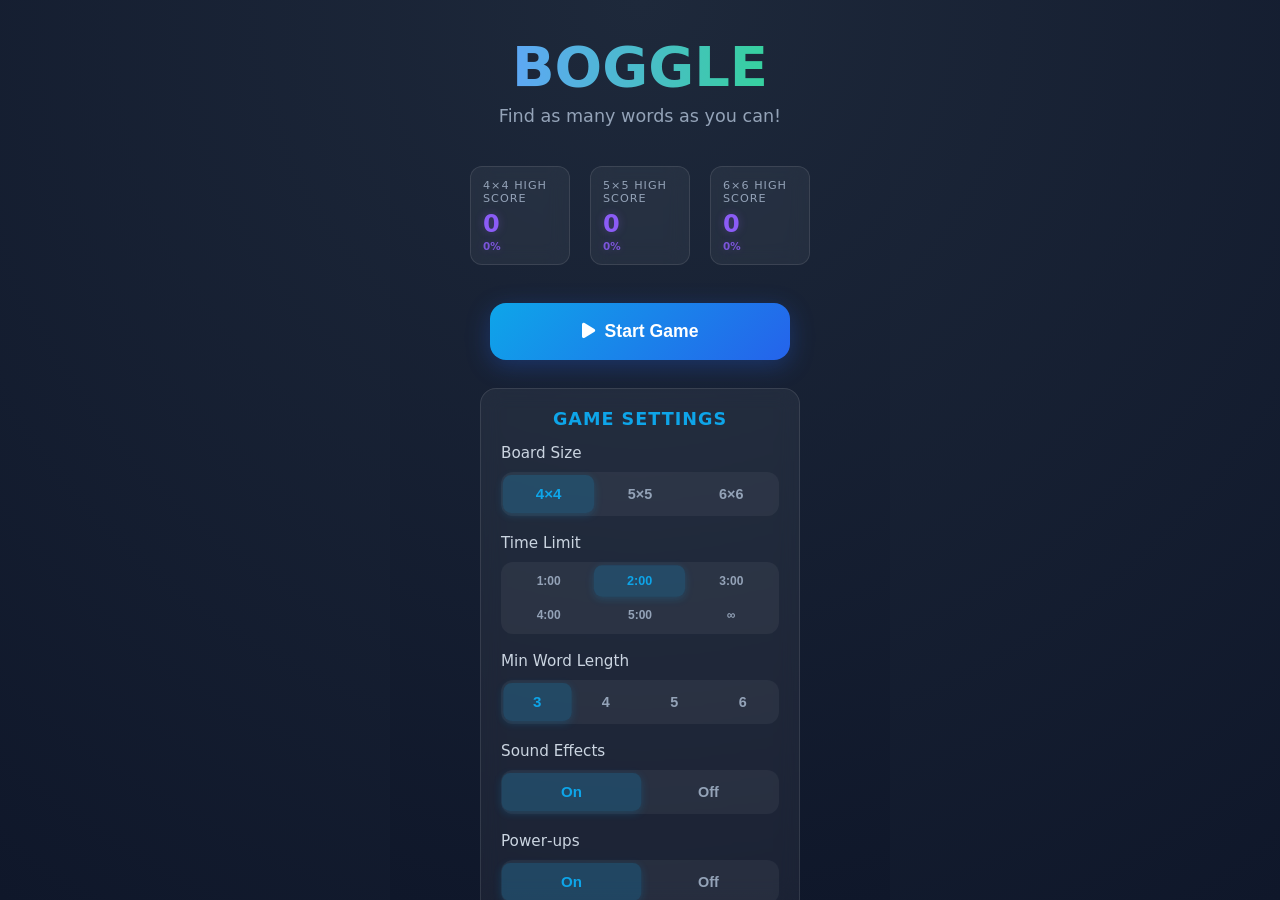
<file: index.html>
<!DOCTYPE html>
<html lang="en">
<head>
    <meta charset="UTF-8">
    <meta name="viewport" content="width=device-width, initial-scale=1.0">
    <title>Boggle - Word Search Game</title>
    <link rel="stylesheet" href="style.css">
    <link rel="stylesheet" href="https://cdnjs.cloudflare.com/ajax/libs/font-awesome/6.4.0/css/all.min.css">
    <style>
        /* Remove old pseudo‑element arcs – they are now drawn on canvas */
        .tile.multiplier-2.selected::after,
        .tile.multiplier-3.selected::after {
            display: none;
        }
        /* Canvas overlay for prism effect */
        #prism-canvas {
            position: absolute;
            top: 0;
            left: 0;
            width: 100%;
            height: 100%;
            pointer-events: none;
            z-index: 10;
            border-radius: 16px;
        }
    </style>
</head>
<body>
    <div id="app">
        <!-- MAIN MENU -->
        <div id="main-menu" class="screen active">
            <div class="main-menu-content">
                <div class="title-container">
                    <h1 class="title">BOGGLE</h1>
                    <p class="subtitle">Find as many words as you can!</p>
                </div>
                
                <div class="highscores-container">
                    <div class="highscore-box">
                        <div class="highscore-label">4×4 High Score</div>
                        <div id="highscore-4x4" class="highscore-value">0</div>
                    </div>
                    <div class="highscore-box">
                        <div class="highscore-label">5×5 High Score</div>
                        <div id="highscore-5x5" class="highscore-value">0</div>
                    </div>
                    <div class="highscore-box">
                        <div class="highscore-label">6×6 High Score</div>
                        <div id="highscore-6x6" class="highscore-value">0</div>
                    </div>
                </div>
                
                <div class="menu-buttons">
                    <button id="start-game" class="menu-btn primary">
                        <i class="fas fa-play"></i> Start Game
                    </button>
                </div>
                
                <div class="settings-container">
                    <div class="settings-section">
                        <h3 class="section-title">Game Settings</h3>
                        
                        <div class="setting-group">
                            <label class="setting-label">Board Size</label>
                            <div class="toggle-group">
                                <button class="toggle-btn active" data-size="4">4×4</button>
                                <button class="toggle-btn" data-size="5">5×5</button>
                                <button class="toggle-btn" data-size="6">6×6</button>
                            </div>
                        </div>
                        
                        <div class="setting-group">
                            <label class="setting-label">Time Limit</label>
                            <div class="toggle-group time-group">
                                <button class="toggle-btn" data-time="60">1:00</button>
                                <button class="toggle-btn active" data-time="120">2:00</button>
                                <button class="toggle-btn" data-time="180">3:00</button>
                                <button class="toggle-btn" data-time="240">4:00</button>
                                <button class="toggle-btn" data-time="300">5:00</button>
                                <button class="toggle-btn" data-time="0">∞</button>
                            </div>
                        </div>
                        
                        <div class="setting-group">
                            <label class="setting-label">Min Word Length</label>
                            <div class="toggle-group">
                                <button class="toggle-btn active" data-length="3">3</button>
                                <button class="toggle-btn" data-length="4">4</button>
                                <button class="toggle-btn" data-length="5">5</button>
                                <button class="toggle-btn" data-length="6">6</button>
                            </div>
                        </div>
                        
                        <div class="setting-group">
                            <label class="setting-label">Sound Effects</label>
                            <div class="toggle-group sound-group">
                                <button class="toggle-btn active" data-sound="on">On</button>
                                <button class="toggle-btn" data-sound="off">Off</button>
                            </div>
                        </div>

                        <!-- POWER-UPS TOGGLE -->
                        <div class="setting-group">
                            <label class="setting-label">Power‑ups</label>
                            <div class="toggle-group powerups-group">
                                <button class="toggle-btn active" data-powerups="on">On</button>
                                <button class="toggle-btn" data-powerups="off">Off</button>
                            </div>
                        </div>

                        <!-- LEARNER MODE TOGGLE -->
                        <div class="setting-group">
                            <label class="setting-label">
                                Learner Mode
                                <span class="setting-hint">Unlimited hints · no high score</span>
                            </label>
                            <div class="toggle-group learner-group">
                                <button class="toggle-btn" data-learner="on">On</button>
                                <button class="toggle-btn active" data-learner="off">Off</button>
                            </div>
                        </div>

                        <!-- Background Music -->
                        <div class="setting-group">
                            <label class="setting-label">Background Music</label>
                            <div style="display: flex; gap: 8px; align-items: center;">
                                <div class="toggle-group music-group" style="flex: 2;">
                                    <button class="toggle-btn active" data-music="on">On</button>
                                    <button class="toggle-btn" data-music="off">Off</button>
                                </div>
                                <button id="next-track-btn" class="toggle-btn" style="flex: 0 0 auto; padding: 8px 12px;" title="Next Track">
                                    <i class="fas fa-step-forward"></i>
                                </button>
                            </div>
                        </div>
                    </div>
                </div>
            </div>
        </div>

        <!-- GAME UI -->
        <div id="game-ui" class="screen">
            <div id="top-bar">
                <div class="hud-box">
                    <div class="hud-lbl">Score</div>
                    <div id="score" class="hud-val">0</div>
                </div>
                
                <div class="hud-box">
                    <div class="hud-lbl">Time</div>
                    <div id="timer" class="hud-val time-display">3:00</div>
                </div>
                
                <div class="hud-box">
                    <div class="hud-lbl">Words</div>
                    <div id="word-count" class="hud-val">0</div>
                </div>
                
                <button id="quit-btn">
                    <i class="fas fa-sign-out-alt"></i> Quit
                </button>
            </div>
            
            <!-- Combo Meter (appears dynamically) -->
            
            <div id="words-progress">
                <div class="progress-header">
                    <div class="progress-label">Words Found</div>
                    <div class="progress-stats" id="progress-stats">0/0</div>
                </div>
                <div class="progress-bar">
                    <div id="progress-fill" class="progress-fill"></div>
                </div>
            </div>
            
            <div id="board-wrap" style="position: relative;">
                <canvas id="prism-canvas"></canvas>
                <div id="board"></div>
                <canvas id="trail-canvas"></canvas>
            </div>
            
            <div class="current-word-section">
                <div class="current-word-label">Current Word</div>
                <div id="current-word" class="current-word"></div>
            </div>

            <!-- POWER-UPS CONTAINER -->
            <div id="powerups-container" class="powerups-container" style="display: none;">
                <button id="hint-btn" class="powerup-btn" disabled>
                    <i class="fas fa-lightbulb"></i> Hint <span class="count">1</span>
                </button>
                <button id="vowel-bomb-btn" class="powerup-btn" disabled>
                    <i class="fas fa-water"></i> Vowel <span class="count">1</span>
                </button>
                <button id="consonant-bomb-btn" class="powerup-btn" disabled>
                    <i class="fas fa-mountain"></i> Consonant <span class="count">1</span>
                </button>
                <button id="shuffle-btn" class="powerup-btn" disabled>
                    <i class="fas fa-random"></i> Shuffle <span class="count">1</span>
                </button>
            </div>
        </div>

        <!-- GAME OVER SCREEN -->
        <div id="game-over" class="screen">
            <div class="game-over-content">
                <h2 class="game-over-title">Game Over!</h2>
                
                <div class="final-score-container">
                    <div id="final-score" class="final-score">0</div>
                    <div id="new-record-badge" class="new-record-badge">
                        <i class="fas fa-trophy"></i> New Record!
                    </div>
                </div>
                
                <div class="score-comparison">
                    <div class="record-message">
                        <i class="fas fa-crown record-icon"></i>
                        <div class="record-text">Best: <span id="best-score">0</span></div>
                    </div>
                </div>
                
                <div class="stats">
                    <div class="stat-box">
                        <div id="total-words" class="stat-value">0</div>
                        <div class="stat-label">Words Found</div>
                    </div>
                    <div class="stat-box">
                        <div id="percentage-found" class="stat-value">0%</div>
                        <div class="stat-label">Completion</div>
                    </div>
                </div>

                <!-- POWER-UP SUMMARY (shown only when power-ups enabled) -->
                <div id="powerup-summary" style="display: none;">
                    <div class="powerup-stats-grid" style="display: grid; grid-template-columns: repeat(2, 1fr); gap: 10px; margin: 20px 0;">
                        <div class="stat-box">
                            <div class="stat-value" id="powerup-hint-used">0</div>
                            <div class="stat-label">Hints Used</div>
                        </div>
                        <div class="stat-box">
                            <div class="stat-value" id="powerup-vowel-used">0</div>
                            <div class="stat-label">Row Dice Used</div>
                        </div>
                        <div class="stat-box">
                            <div class="stat-value" id="powerup-consonant-used">0</div>
                            <div class="stat-label">Col Dice Used</div>
                        </div>
                        <div class="stat-box">
                            <div class="stat-value" id="powerup-shuffle-used">0</div>
                            <div class="stat-label">Shuffles</div>
                        </div>
                        <div class="stat-box">
                            <div class="stat-value" id="time-bonus-total">0</div>
                            <div class="stat-label">Extra Time (s)</div>
                        </div>
                        <div class="stat-box">
                            <div class="stat-value" id="longest-word-found">-</div>
                            <div class="stat-label">Longest Found</div>
                        </div>
                    </div>

                    <!-- Longest POSSIBLE word on final board state -->
                    <div id="powerup-longest-section" style="margin: 16px 0;">
                        <h3 style="color: #0ea5e9; margin: 10px 0; text-align:center;">
                            Longest Possible: <span id="powerup-longest-word-label">—</span>
                        </h3>
                        <div id="powerup-summary-board-wrap" class="board-wrap summary-board-wrap">
                            <div id="powerup-summary-board" class="board summary-board"></div>
                        </div>
                    </div>

                    <div class="found-words-only">
                        <h3 style="color: #0ea5e9; margin: 10px 0;">All Possible Words <span style="color:#94a3b8; font-size:0.8em;">(green = found)</span></h3>
                        <div id="found-words-list" class="words-list" style="display: flex; flex-wrap: wrap; gap: 8px;"></div>
                    </div>
                </div>

                <!-- Summary board with longest word highlighted (classic mode) -->
                <div class="summary-board-section">
                    <h3 class="section-title">Longest Word: <span id="longest-word-label"></span></h3>
                    <div id="summary-board-wrap" class="board-wrap summary-board-wrap">
                        <div id="summary-board" class="board summary-board"></div>
                    </div>
                </div>

                <div class="results-container">
                    <h3 class="section-title" style="text-align:center; color:#0ea5e9; margin-bottom:15px;">Word Results</h3>
                    <div id="results-grid" class="results-grid"></div>
                </div>
                
                <div class="game-over-actions">
                    <button id="play-again" class="menu-btn primary">
                        <i class="fas fa-redo"></i> Play Again
                    </button>
                    <button id="back-to-menu" class="menu-btn">
                        <i class="fas fa-home"></i> Main Menu
                    </button>
                </div>
            </div>
        </div>

        <!-- LOADING SCREEN -->
        <div id="loading-screen" class="screen">
            <div class="loading-content">
                <h2 class="loading-title">Loading Game...</h2>
                <p class="loading-subtitle">Please wait while we prepare your game</p>
                <div class="loading-bar-container">
                    <div class="loading-bar"></div>
                </div>
                <div class="loading-percentage">0%</div>
                <div class="loading-status" id="loading-status">Initializing...</div>
            </div>
        </div>
    </div>

    <script src="game.js"></script>
</body>
</html>
</file>
<file: style.css>
/* ================= BASE STYLES ================= */
:root {
  --bg-dark: #0f172a;
  --bg-mid: #1e293b;
  --tile-bg: #f8fafc;
  --active: #0ea5e9;
  --good: #22c55e;
  --bad: #ef4444;
  --repeat: #8b5cf6;
  --better: #8b5cf6;
  --text: #f1f5f9;
  --glass: rgba(15, 23, 42, 0.85);
  --dw-color: #f59e0b;
  --tw-color: #8b5cf6;
  --dl-color: #3b82f6;
  --tl-color: #ec4899;
}

* {
  margin: 0;
  padding: 0;
  box-sizing: border-box;
  -webkit-tap-highlight-color: transparent;
}

body {
  margin: 0;
  background: radial-gradient(circle at top, var(--bg-mid), var(--bg-dark));
  font-family: 'Segoe UI', system-ui, sans-serif;
  color: var(--text);
  display: flex;
  justify-content: center;
  align-items: center;
  min-height: 100dvh;
  overflow: hidden;
  touch-action: manipulation;
  -webkit-touch-callout: none;
  -webkit-user-select: none;
  user-select: none;
}

#app {
  width: 100%;
  max-width: 500px;
  height: 100dvh;
  display: flex;
  flex-direction: column;
  position: relative;
  background: radial-gradient(circle at top, var(--bg-mid), var(--bg-dark));
  overflow: hidden;
}

/* ================= SCREENS ================= */
.screen {
  position: absolute;
  inset: 0;
  padding: 16px;
  display: flex;
  flex-direction: column;
  background: radial-gradient(circle at top, var(--bg-mid), var(--bg-dark));
  transition: opacity 0.3s ease, transform 0.3s ease;
  pointer-events: none;
  opacity: 0;
  z-index: 0;
  transform: translateY(10px);
  overflow-y: auto;
  overscroll-behavior: contain;
  -webkit-overflow-scrolling: touch;
}

.screen.active {
  pointer-events: auto;
  opacity: 1;
  z-index: 10;
  transform: translateY(0);
}

#game-over.screen,
#main-menu.screen {
  padding-bottom: calc(40px + env(safe-area-inset-bottom));
}

/* ================= MAIN MENU ================= */
.main-menu-content {
  width: 100%;
  max-width: 340px;
  margin: 0 auto;
  display: flex;
  flex-direction: column;
  align-items: center;
  gap: 20px;
  padding: 20px 0;
  padding-bottom: calc(40px + env(safe-area-inset-bottom));
}

.title-container {
  text-align: center;
  margin-bottom: 10px;
}

.title {
  font-size: clamp(2.2rem, 6vw, 3.5rem);
  font-weight: 800;
  margin-bottom: 8px;
  background: linear-gradient(to right, #60a5fa, #34d399);
  -webkit-background-clip: text;
  background-clip: text;
  color: transparent;
  line-height: 1.1;
  animation: titleGlow 3s ease-in-out infinite;
}

@keyframes titleGlow {
  0%, 100% { filter: brightness(1); }
  50% { filter: brightness(1.2); }
}

.subtitle {
  color: #94a3b8;
  font-size: clamp(0.9rem, 2.5vw, 1.1rem);
}

.highscores-container {
  display: flex;
  justify-content: center;
  gap: 20px;
  margin: 10px 0;
}

.highscore-box {
  background: rgba(255, 255, 255, 0.05);
  border-radius: 12px;
  padding: 12px;
  min-width: 100px;
  border: 1px solid rgba(255, 255, 255, 0.1);
  backdrop-filter: blur(10px);
  transition: transform 0.2s ease;
}

.highscore-box:hover {
  transform: translateY(-2px);
}

.highscore-label {
  font-size: 0.7rem;
  color: #94a3b8;
  text-transform: uppercase;
  letter-spacing: 1px;
  margin-bottom: 5px;
}

.highscore-value {
  font-size: 1.5rem;
  font-weight: 800;
  color: #8b5cf6;
  text-shadow: 0 0 10px rgba(139, 92, 246, 0.3);
}

.menu-buttons {
  width: 100%;
  max-width: 300px;
}

.menu-btn {
  width: 100%;
  padding: clamp(14px, 4vw, 18px);
  margin: 8px 0;
  border: none;
  border-radius: 16px;
  font-size: clamp(1rem, 3vw, 1.1rem);
  font-weight: 700;
  background: rgba(255, 255, 255, 0.08);
  color: white;
  cursor: pointer;
  transition: all 0.2s cubic-bezier(0.175, 0.885, 0.32, 1.275);
  display: flex;
  align-items: center;
  justify-content: center;
  gap: 10px;
  transform-origin: center;
}

.menu-btn.primary {
  background: linear-gradient(135deg, #0ea5e9, #2563eb);
  box-shadow: 0 6px 25px rgba(37, 99, 235, 0.3);
}

.menu-btn:hover {
  transform: translateY(-3px);
  box-shadow: 0 12px 30px rgba(37, 99, 235, 0.4);
}

.menu-btn:active {
  transform: translateY(-1px) scale(0.98);
}

.settings-container {
  width: 100%;
  max-width: 320px;
  display: flex;
  flex-direction: column;
  gap: 20px;
}

.settings-section {
  background: rgba(255, 255, 255, 0.05);
  border-radius: 16px;
  border: 1px solid rgba(255, 255, 255, 0.1);
  padding: clamp(15px, 3vw, 20px);
  backdrop-filter: blur(10px);
  animation: slideUp 0.5s ease;
}

@keyframes slideUp {
  from { opacity: 0; transform: translateY(20px); }
  to { opacity: 1; transform: translateY(0); }
}

.section-title {
  font-size: clamp(1rem, 2.5vw, 1.1rem);
  font-weight: 700;
  color: #0ea5e9;
  margin-bottom: 15px;
  text-align: center;
  text-transform: uppercase;
  letter-spacing: 1px;
}

.setting-group {
  margin-bottom: 18px;
}

.setting-group:last-child {
  margin-bottom: 0;
}

.setting-label {
  font-size: clamp(0.85rem, 2.2vw, 0.95rem);
  color: #cbd5e1;
  margin-bottom: 10px;
  display: block;
}

.toggle-group {
  display: flex;
  background: rgba(255, 255, 255, 0.05);
  border-radius: 12px;
  padding: 4px;
  gap: 4px;
}

.toggle-group.time-group {
  display: grid;
  grid-template-columns: repeat(3, 1fr);
  grid-template-rows: repeat(2, 1fr);
  gap: 4px;
}

.toggle-btn {
  flex: 1;
  padding: clamp(8px, 2vw, 10px) clamp(12px, 2.5vw, 16px);
  border: none;
  border-radius: 8px;
  background: transparent;
  color: #94a3b8;
  font-weight: 600;
  cursor: pointer;
  transition: all 0.2s cubic-bezier(0.175, 0.885, 0.32, 1.275);
  font-size: clamp(0.8rem, 2.2vw, 0.9rem);
  text-align: center;
  min-width: 0;
  white-space: nowrap;
  transform-origin: center;
}

.toggle-group.time-group .toggle-btn {
  padding: 8px 4px;
  font-size: 0.75rem;
}

.toggle-btn.active {
  background: rgba(14, 165, 233, 0.2);
  color: #0ea5e9;
  box-shadow: 0 2px 8px rgba(14, 165, 233, 0.2);
  transform: scale(1.05);
}

.toggle-btn:hover:not(.active) {
  background: rgba(255, 255, 255, 0.1);
  transform: translateY(-1px);
}

/* Next track button */
#next-track-btn {
  background: rgba(255,255,255,0.1);
  border: none;
  color: #94a3b8;
  border-radius: 8px;
  cursor: pointer;
  transition: all 0.2s;
  display: flex;
  align-items: center;
  justify-content: center;
}
#next-track-btn:hover {
  background: rgba(255,255,255,0.2);
  color: #0ea5e9;
  transform: scale(1.05);
}
#next-track-btn:active {
  transform: scale(0.95);
}

/* ================= GAME UI ================= */
#game-ui {
  display: flex;
  flex-direction: column;
  padding: 8px;
  position: relative;
}

#top-bar {
  display: flex;
  flex-wrap: wrap;
  align-items: center;
  justify-content: space-between;
  margin-bottom: 10px;
  padding: 8px 12px;
  background: rgba(255, 255, 255, 0.05);
  border-radius: 16px;
  border: 1px solid rgba(255, 255, 255, 0.1);
  gap: 8px;
  animation: slideDown 0.4s ease;
  position: relative; /* for absolute positioning of combo meter */
}

@keyframes slideDown {
  from { opacity: 0; transform: translateY(-20px); }
  to { opacity: 1; transform: translateY(0); }
}

.hud-box {
  text-align: center;
  flex: 1 1 auto;
  min-width: 60px;
  transition: transform 0.2s ease;
}

.hud-lbl {
  font-size: 0.6rem;
  color: #94a3b8;
  text-transform: uppercase;
  letter-spacing: 1px;
  margin-bottom: 2px;
}

.hud-val {
  font-size: 1.2rem;
  font-weight: 700;
  font-variant-numeric: tabular-nums;
  transition: all 0.3s cubic-bezier(0.175, 0.885, 0.32, 1.275);
  line-height: 1.2;
}

/* Power-up bar inside top-bar */
#powerup-bar {
  display: flex;
  gap: 4px;
  flex: 2 1 auto;
  justify-content: flex-end;
  min-width: 120px;
}

.powerup-tile {
  width: 44px;
  height: 44px;
  background: linear-gradient(145deg, #334155, #1e293b);
  border-radius: 10px;
  border: 1px solid rgba(255, 255, 255, 0.2);
  display: flex;
  flex-direction: column;
  align-items: center;
  justify-content: center;
  font-weight: 800;
  font-size: 0.9rem;
  color: #f1f5f9;
  box-shadow: 0 3px 0 #0f172a;
  transition: all 0.1s ease;
  cursor: pointer;
  position: relative;
}

.powerup-tile:active {
  transform: translateY(2px);
  box-shadow: 0 1px 0 #0f172a;
}

.powerup-tile.disabled {
  opacity: 0.3;
  filter: grayscale(0.8);
  pointer-events: none;
}

.powerup-tile .icon {
  font-size: 1.1rem;
  line-height: 1;
}

.powerup-tile .count {
  font-size: 0.7rem;
  background: rgba(255,255,255,0.2);
  border-radius: 10px;
  padding: 1px 4px;
  margin-top: 2px;
}

/* Bomb‑shaped tiles */
.powerup-tile.vowelBomb,
.powerup-tile.consonantBomb {
  background: radial-gradient(circle at 30% 30%, #2d2d2d, #111);
  border: 2px solid #555;
  box-shadow: 0 3px 0 #222, inset 0 0 8px rgba(255,0,0,0.3);
  position: relative;
  overflow: visible;
}

/* Fuse */
.powerup-tile.vowelBomb::before,
.powerup-tile.consonantBomb::before {
  content: '';
  position: absolute;
  top: -6px;
  left: 50%;
  transform: translateX(-50%);
  width: 3px;
  height: 12px;
  background: #8b5a2b;
  border-radius: 2px;
  box-shadow: 0 0 4px #fbbf24;
}

.powerup-tile.vowelBomb::after,
.powerup-tile.consonantBomb::after {
  content: '';
  position: absolute;
  top: -12px;
  left: 50%;
  transform: translateX(-50%);
  width: 7px;
  height: 7px;
  background: radial-gradient(circle, #ffaa00, #cc5500);
  border-radius: 50%;
  box-shadow: 0 0 8px #ffaa00;
}

/* Letter inside bomb */
.powerup-tile.vowelBomb .icon,
.powerup-tile.consonantBomb .icon {
  font-size: 1.4rem;
  font-weight: bold;
  color: #fbbf24;
  text-shadow: 0 0 8px #f59e0b;
  z-index: 2;
}

.powerup-tile.hint {
  border-color: #fbbf24;
}
.powerup-tile.shuffle {
  border-color: #c084fc;
}

/* ================= COMBO METER (overlay) ================= */
/* combo-meter styles moved to canvas/trail section above */


/* ================= PROGRESS BAR (hidden in power-up mode) ================= */
#words-progress {
  margin: 8px auto;
  padding: 10px 12px;
  background: rgba(255, 255, 255, 0.05);
  border-radius: 12px;
  border: 1px solid rgba(255, 255, 255, 0.1);
  max-width: 400px;
  width: 100%;
  animation: slideUp 0.5s ease 0.1s both;
}

.progress-header {
  display: flex;
  justify-content: space-between;
  align-items: center;
  margin-bottom: 8px;
}

.progress-label {
  font-size: 0.8rem;
  color: #94a3b8;
  font-weight: 600;
}

.progress-stats {
  font-size: 0.9rem;
  font-weight: 700;
  color: #8b5cf6;
  min-width: 50px;
  text-align: right;
  text-shadow: 0 0 10px rgba(139, 92, 246, 0.3);
}

.progress-bar {
  height: 10px;
  background: rgba(255, 255, 255, 0.05);
  border-radius: 5px;
  overflow: hidden;
  position: relative;
}

.progress-fill {
  height: 100%;
  background: linear-gradient(90deg, #0ea5e9, #8b5cf6);
  border-radius: 5px;
  width: 0%;
  transition: width 0.5s cubic-bezier(0.34, 1.56, 0.64, 1);
  position: relative;
}

.progress-fill::after {
  content: '';
  position: absolute;
  top: 0;
  left: 0;
  right: 0;
  bottom: 0;
  background: linear-gradient(90deg, 
    transparent 0%, 
    rgba(255, 255, 255, 0.3) 50%, 
    transparent 100%);
  animation: shimmer 2s infinite;
}

@keyframes shimmer {
  0% { transform: translateX(-100%); }
  100% { transform: translateX(100%); }
}

/* ================= BOARD & TILES ================= */
#board-wrap {
  position: relative;
  aspect-ratio: 1;
  margin: 5px auto;
  touch-action: none;
  width: 100%;
  max-width: 460px;
  padding: 0 4px;
}

#board {
  display: grid;
  gap: 5px;
  height: 100%;
  position: relative;
  z-index: 2;
  box-shadow: 
    0 25px 50px rgba(0,0,0,0.4),
    0 0 0 2px rgba(255,255,255,0.1),
    inset 0 1px 0 rgba(255,255,255,0.1);
  border-radius: 16px;
  padding: 6px;
  background: rgba(255, 255, 255, 0.03);
  transition: transform 0.2s;
  /* clip tiles during drop-in, cleared by JS after animation */
}

#board.tiles-falling {
  overflow: hidden;
}

/* Bomb explosion overlay */
#board.exploding {
  position: relative;
}
#board.exploding::before {
  content: '';
  position: absolute;
  top: 50%;
  left: 50%;
  transform: translate(-50%, -50%);
  width: 100%;
  height: 100%;
  border-radius: 50%;
  background: radial-gradient(circle, rgba(255,100,0,0.9) 0%, rgba(255,200,0,0.6) 40%, transparent 70%);
  z-index: 10;
  pointer-events: none;
  animation: explosion 0.6s ease-out forwards;
}

@keyframes explosion {
  0% { opacity: 0; transform: translate(-50%, -50%) scale(0); }
  30% { opacity: 1; transform: translate(-50%, -50%) scale(1.5); }
  70% { opacity: 0.7; transform: translate(-50%, -50%) scale(2.2); }
  100% { opacity: 0; transform: translate(-50%, -50%) scale(3); }
}

.tile {
  position: relative;
  background: linear-gradient(145deg, #ffffff, #e6e6e6);
  color: #0f172a;
  border-radius: 12px;
  font-size: 1.6rem;
  font-weight: 800;
  display: flex;
  align-items: center;
  justify-content: center;
  user-select: none;
  box-shadow: 
    0 6px 0 rgba(0, 0, 0, 0.2),
    inset 0 2px 4px rgba(255, 255, 255, 0.8),
    inset 0 -2px 4px rgba(0, 0, 0, 0.1);
  transition: all 0.2s cubic-bezier(0.175, 0.885, 0.32, 1.275);
  overflow: visible;
  min-height: 60px;
  transform: translateZ(0);
  will-change: transform, opacity;
  border: 1px solid rgba(255, 255, 255, 0.5);
  cursor: pointer;
  transform-origin: center;
  aspect-ratio: 1;
}

.tile:before {
  content: '';
  position: absolute;
  top: 0;
  left: 0;
  right: 0;
  bottom: 0;
  background: linear-gradient(
    135deg,
    rgba(255, 255, 255, 0.4) 0%,
    rgba(255, 255, 255, 0.1) 50%,
    rgba(255, 255, 255, 0.2) 100%
  );
  border-radius: 12px;
  z-index: 1;
}

/* Multiplier tile base colors */
.tile.multiplier-2 {
  background: linear-gradient(145deg, #ffd966, #f9c74f);
  color: #0f172a;
  box-shadow: 0 6px 0 #b68b40, inset 0 2px 4px rgba(255,255,255,0.8), inset 0 -2px 4px rgba(0,0,0,0.1);
}

.tile.multiplier-3 {
  background: linear-gradient(145deg, #c77dff, #b963f7);
  color: #0f172a;
  box-shadow: 0 6px 0 #7b4c9e, inset 0 2px 4px rgba(255,255,255,0.8), inset 0 -2px 4px rgba(0,0,0,0.1);
}

/* Electric arc effect for selected multiplier tiles – now handled by canvas, so remove old pseudo-elements */
/* .tile.multiplier-2.selected::after, .tile.multiplier-3.selected::after { ... } – removed */

.tile.hover {
  transform: scale(1.05);
  box-shadow: 0 8px 0 rgba(0, 0, 0, 0.2);
}

.tile.selected {
  background: linear-gradient(145deg, #0ea5e9, #0c8fd8) !important;
  color: white !important;
  transform: scale(1.1);
  z-index: 15 !important;
  box-shadow: 
    0 0 25px rgba(14, 165, 233, 0.6),
    0 8px 20px rgba(14, 165, 233, 0.3),
    inset 0 2px 4px rgba(255, 255, 255, 0.4),
    inset 0 -2px 4px rgba(0, 0, 0, 0.2) !important;
  animation: selectedPulse 2s infinite;
}

.tile.multiplier-2.selected {
  background: linear-gradient(145deg, #fbbf24, #f59e0b) !important;
  animation: jiggle 0.3s infinite alternate ease-in-out !important;
  box-shadow: 0 0 30px #fbbf24, 0 8px 20px rgba(245,158,11,0.3), inset 0 2px 4px rgba(255,255,255,0.4), inset 0 -2px 4px rgba(0,0,0,0.2) !important;
}

.tile.multiplier-3.selected {
  background: linear-gradient(145deg, #d946ef, #c026d3) !important;
  animation: jiggle 0.3s infinite alternate ease-in-out !important;
  box-shadow: 0 0 30px #d946ef, 0 8px 20px rgba(217,70,239,0.3), inset 0 2px 4px rgba(255,255,255,0.4), inset 0 -2px 4px rgba(0,0,0,0.2) !important;
}

@keyframes jiggle {
  0% { transform: scale(1.05) rotate(-2deg); }
  25% { transform: scale(1.12) rotate(1deg); }
  50% { transform: scale(1.08) rotate(3deg); }
  75% { transform: scale(1.15) rotate(-1deg); }
  100% { transform: scale(1.1) rotate(0deg); }
}

@keyframes selectedPulse {
  0%, 100% { box-shadow: 0 0 25px rgba(14, 165, 233, 0.6); }
  50% { box-shadow: 0 0 35px rgba(14, 165, 233, 0.8); }
}

.tile.new-selection {
  animation: popSelect 0.2s ease;
}

@keyframes popSelect {
  0% { transform: scale(1); }
  50% { transform: scale(1.15); }
  100% { transform: scale(1.1); }
}

.tile-hitbox {
  position: absolute;
  top: 15%;
  left: 15%;
  right: 15%;
  bottom: 15%;
  z-index: 10;
  cursor: pointer;
  border-radius: 10px;
}

/* ================= MULTIPLIER BADGES ================= */
.tile-multiplier {
  position: absolute;
  bottom: 2px;
  right: 2px;
  font-size: 0.7rem;
  font-weight: bold;
  background: rgba(0,0,0,0.6);
  color: gold;
  padding: 2px 4px;
  border-radius: 8px;
  line-height: 1;
  z-index: 5;
  box-shadow: 0 0 5px gold;
}

.tile[data-multiplier="2"] .tile-multiplier {
  background: #2d6a4f;
  color: #ffd966;
}

.tile[data-multiplier="3"] .tile-multiplier {
  background: #9d4edd;
  color: #ffb703;
}

/* ================= BOMB DRAG GHOST ================= */
.bomb-drag-ghost {
  position: fixed;
  min-width: 64px;
  height: 64px;
  background: rgba(10, 18, 36, 0.92);
  border: 2px solid rgba(245, 158, 11, 0.7);
  border-radius: 14px;
  box-shadow: 0 0 18px rgba(245,158,11,0.5), 0 4px 16px rgba(0,0,0,0.4);
  pointer-events: none;
  z-index: 9999;
  transform: translate(-50%, -120%); /* float above finger */
  display: flex;
  flex-direction: column;
  align-items: center;
  justify-content: center;
  gap: 2px;
  padding: 6px 10px;
  backdrop-filter: blur(4px);
}

.ghost-icon {
  font-size: 1.6rem;
  line-height: 1;
}

.ghost-axis-label {
  font-size: 0.65rem;
  font-weight: 700;
  color: #fde68a;
  letter-spacing: 0.5px;
  min-height: 14px;
}

.bomb-drag-ghost.ghost-valid {
  border-color: #22c55e;
  box-shadow: 0 0 20px rgba(34,197,94,0.6), 0 4px 16px rgba(0,0,0,0.4);
}

/* ================= BOMB TARGET HIGHLIGHT ================= */
/* Full row/col highlight — more vivid amber glow */
.tile.bomb-target {
  background: linear-gradient(145deg, #fef3c7, #fde68a) !important;
  color: #92400e !important;
  box-shadow: 0 0 0 3px #f59e0b, 0 0 16px rgba(245,158,11,0.6) !important;
  transform: scale(1.04);
  z-index: 20;
  transition: all 0.08s ease;
}

.tile.bomb-drop {
  animation: bombRipple 0.4s ease-out;
}
@keyframes bombRipple {
  0% { box-shadow: 0 0 0 0 #f59e0b, 0 0 0 0 #f59e0b; }
  50% { box-shadow: 0 0 0 10px rgba(245,158,11,0.5), 0 0 0 20px rgba(245,158,11,0.2); }
  100% { box-shadow: 0 0 0 20px rgba(245,158,11,0), 0 0 0 30px rgba(245,158,11,0); }
}

/* ================= FLASH ANIMATIONS ================= */
@keyframes flashGreen {
  0% { background: linear-gradient(145deg, #ffffff, #e6e6e6); transform: scale(1); box-shadow: 0 6px 0 rgba(0,0,0,0.2); }
  20% { background: linear-gradient(145deg, #22c55e, #16a34a); color: white; transform: scale(1.15) rotate(2deg); box-shadow: 0 0 30px rgba(34,197,94,0.8); }
  40% { background: linear-gradient(145deg, #4ade80, #22c55e); transform: scale(1.12) rotate(-2deg); box-shadow: 0 0 40px rgba(34,197,94,0.9); }
  60% { background: linear-gradient(145deg, #86efac, #4ade80); transform: scale(1.08) rotate(1deg); box-shadow: 0 0 35px rgba(34,197,94,0.8); }
  80% { background: linear-gradient(145deg, #bbf7d0, #86efac); transform: scale(1.05); box-shadow: 0 0 25px rgba(34,197,94,0.6); }
  100% { background: linear-gradient(145deg, #ffffff, #e6e6e6); transform: scale(1); box-shadow: 0 6px 0 rgba(0,0,0,0.2); }
}

@keyframes flashRed {
  0% { background: linear-gradient(145deg, #ffffff, #e6e6e6); transform: translateX(0); }
  10% { background: linear-gradient(145deg, #ef4444, #dc2626); color: white; transform: translateX(-3px); box-shadow: 0 0 20px rgba(239, 68, 68, 0.6); }
  30% { background: linear-gradient(145deg, #f87171, #ef4444); transform: translateX(3px); box-shadow: 0 0 25px rgba(239, 68, 68, 0.7); }
  50% { background: linear-gradient(145deg, #fca5a5, #f87171); transform: translateX(-2px); box-shadow: 0 0 20px rgba(239, 68, 68, 0.6); }
  70% { background: linear-gradient(145deg, #fecaca, #fca5a5); transform: translateX(2px); box-shadow: 0 0 15px rgba(239, 68, 68, 0.5); }
  90% { background: linear-gradient(145deg, #fee2e2, #fecaca); transform: translateX(-1px); box-shadow: 0 0 10px rgba(239, 68, 68, 0.4); }
  100% { background: linear-gradient(145deg, #ffffff, #e6e6e6); transform: translateX(0); }
}

@keyframes flashPurple {
  0% { background: linear-gradient(145deg, #ffffff, #e6e6e6); transform: translateY(0); }
  30% { background: linear-gradient(145deg, #8b5cf6, #7c3aed); color: white; transform: translateY(-8px); box-shadow: 0 0 30px rgba(139, 92, 246, 0.7); }
  50% { background: linear-gradient(145deg, #a78bfa, #8b5cf6); transform: translateY(0); box-shadow: 0 0 35px rgba(139, 92, 246, 0.8); }
  70% { background: linear-gradient(145deg, #c4b5fd, #a78bfa); transform: translateY(-4px); box-shadow: 0 0 25px rgba(139, 92, 246, 0.6); }
  85% { background: linear-gradient(145deg, #ddd6fe, #c4b5fd); transform: translateY(0); box-shadow: 0 0 15px rgba(139, 92, 246, 0.4); }
  100% { background: linear-gradient(145deg, #ffffff, #e6e6e6); transform: translateY(0); }
}

@keyframes flashGold {
  0% { background: linear-gradient(145deg, #ffffff, #e6e6e6); transform: scale(1) rotate(0); }
  20% { background: linear-gradient(145deg, #fbbf24, #f59e0b); color: black; transform: scale(1.2) rotate(3deg); box-shadow: 0 0 30px gold; }
  40% { background: linear-gradient(145deg, #fcd34d, #fbbf24); transform: scale(1.15) rotate(-2deg); box-shadow: 0 0 40px gold; }
  60% { background: linear-gradient(145deg, #fde68a, #fcd34d); transform: scale(1.1) rotate(1deg); box-shadow: 0 0 35px gold; }
  80% { background: linear-gradient(145deg, #fef3c7, #fde68a); transform: scale(1.05); box-shadow: 0 0 25px gold; }
  100% { background: linear-gradient(145deg, #ffffff, #e6e6e6); transform: scale(1) rotate(0); }
}

.tile.flash-valid { animation: flashGreen 0.5s cubic-bezier(0.68, -0.55, 0.265, 1.55); z-index: 20 !important; }
.tile.flash-invalid { animation: flashRed 0.5s ease; z-index: 20 !important; }
.tile.flash-duplicate { animation: flashPurple 0.5s cubic-bezier(0.68, -0.55, 0.265, 1.55); z-index: 20 !important; }
.tile.flash-higher-score { animation: flashGold 0.5s cubic-bezier(0.68, -0.55, 0.265, 1.55); z-index: 20 !important; }

.current-word-section {
  text-align: center;
  margin: 10px auto 5px;
  padding: 10px;
  background: rgba(255, 255, 255, 0.05);
  border-radius: 12px;
  max-width: 400px;
  width: 100%;
  animation: slideUp 0.5s ease 0.2s both;
}

.current-word-label {
  font-size: 0.8rem;
  color: #94a3b8;
  margin-bottom: 5px;
  text-transform: uppercase;
  letter-spacing: 1px;
}

.current-word {
  font-size: 1.8rem;
  font-weight: 700;
  color: #f1f5f9;
  min-height: 2.2rem;
  letter-spacing: 2px;
  font-family: monospace;
  transition: all 0.2s ease;
  text-shadow: 0 0 10px rgba(255, 255, 255, 0.2);
}

.current-word.invalid {
  color: #ef4444 !important;
  animation: shake 0.5s ease-in-out !important;
}

/* ================= GAME OVER SCREEN ================= */
.game-over-content {
  background: rgba(255, 255, 255, 0.05);
  padding: 20px;
  border-radius: 20px;
  border: 1px solid rgba(255, 255, 255, 0.1);
  max-width: 380px;
  width: 100%;
  margin: 0 auto 20px;
  backdrop-filter: blur(10px);
  box-shadow: 0 20px 40px rgba(0, 0, 0, 0.3);
  animation: scaleIn 0.6s cubic-bezier(0.175, 0.885, 0.32, 1.275);
}

@keyframes scaleIn {
  0% { opacity: 0; transform: scale(0.8); }
  100% { opacity: 1; transform: scale(1); }
}

.game-over-title {
  font-size: 2.2rem;
  font-weight: 800;
  margin-bottom: 20px;
  background: linear-gradient(to right, #60a5fa, #34d399);
  -webkit-background-clip: text;
  background-clip: text;
  color: transparent;
  text-shadow: 0 2px 10px rgba(96, 165, 250, 0.3);
  text-align: center;
  animation: titlePulse 2s ease-in-out infinite;
}

@keyframes titlePulse {
  0%, 100% { transform: scale(1); }
  50% { transform: scale(1.03); }
}

.final-score-container {
  position: relative;
  margin: 20px 0;
  padding: 20px;
  background: linear-gradient(135deg, rgba(14, 165, 233, 0.1), rgba(139, 92, 246, 0.1));
  border-radius: 16px;
  border: 2px solid rgba(14, 165, 233, 0.3);
  animation: glowPulse 2s ease-in-out infinite;
}

@keyframes glowPulse {
  0%, 100% { border-color: rgba(14, 165, 233, 0.3); box-shadow: 0 0 20px rgba(14, 165, 233, 0.2); }
  50% { border-color: rgba(139, 92, 246, 0.3); box-shadow: 0 0 30px rgba(139, 92, 246, 0.3); }
}

.final-score {
  font-size: 3.5rem;
  font-weight: 900;
  color: #22c55e;
  text-shadow: 0 0 20px rgba(34, 197, 94, 0.5);
  margin: 0;
  text-align: center;
  transition: all 0.3s cubic-bezier(0.175, 0.885, 0.32, 1.275);
}

.new-record-badge {
  position: absolute;
  top: -10px;
  right: 20px;
  background: linear-gradient(135deg, #fbbf24, #f59e0b);
  color: #0f172a;
  padding: 6px 12px;
  border-radius: 20px;
  font-size: 0.8rem;
  font-weight: 800;
  display: none;
}

.score-comparison {
  margin-top: 15px;
  padding: 15px;
  background: rgba(255, 255, 255, 0.05);
  border-radius: 12px;
  border: 1px solid rgba(255, 255, 255, 0.1);
  animation: slideInLeft 0.5s ease;
}

@keyframes slideInLeft {
  from { opacity: 0; transform: translateX(-20px); }
  to { opacity: 1; transform: translateX(0); }
}

.record-message {
  display: flex;
  align-items: center;
  justify-content: center;
  gap: 10px;
}

.record-icon {
  font-size: 1.5rem;
  color: #fbbf24;
  animation: spin 3s linear infinite;
}

@keyframes spin {
  from { transform: rotate(0deg); }
  to { transform: rotate(360deg); }
}

.record-text {
  font-size: 1.1rem;
  font-weight: 700;
  color: #fbbf24;
  text-shadow: 0 0 10px rgba(251, 191, 36, 0.3);
}

.stats {
  display: grid;
  grid-template-columns: repeat(2, 1fr);
  gap: 15px;
  margin: 25px 0;
}

.stat-box {
  text-align: center;
  padding: 15px;
  background: rgba(255, 255, 255, 0.05);
  border-radius: 12px;
  border: 1px solid rgba(255, 255, 255, 0.1);
  transition: all 0.3s cubic-bezier(0.175, 0.885, 0.32, 1.275);
  opacity: 0;
  animation: fadeInUp 0.5s ease forwards;
}

.stat-box:nth-child(1) { animation-delay: 0.1s; }
.stat-box:nth-child(2) { animation-delay: 0.2s; }

@keyframes fadeInUp {
  from { opacity: 0; transform: translateY(20px); }
  to { opacity: 1; transform: translateY(0); }
}

.stat-box:hover {
  transform: translateY(-5px) scale(1.05);
  background: rgba(255, 255, 255, 0.08);
  box-shadow: 0 10px 25px rgba(0, 0, 0, 0.2);
}

.stat-value {
  font-size: 1.8rem;
  font-weight: 800;
  color: #0ea5e9;
  margin-bottom: 5px;
  text-shadow: 0 0 10px rgba(14, 165, 233, 0.3);
  transition: all 0.3s ease;
}

.stat-label {
  font-size: 0.8rem;
  color: #94a3b8;
  text-transform: uppercase;
  letter-spacing: 1px;
}

.game-over-actions {
  display: flex;
  gap: 15px;
  margin-top: 30px;
  animation: slideUp 0.5s ease 0.5s both;
}

.game-over-actions .menu-btn {
  flex: 1;
}

/* Legacy score-popup (kept for safety, v2 takes over) */
.score-popup {
  display: none;
}

/* ================= LOADING SCREEN ================= */
#loading-screen {
  justify-content: center;
  align-items: center;
  text-align: center;
  z-index: 100;
  background: rgba(15, 23, 42, 0.95);
  backdrop-filter: blur(10px);
}

.loading-content {
  max-width: 320px;
  width: 100%;
  padding: 30px;
  background: rgba(255, 255, 255, 0.05);
  border-radius: 20px;
  border: 1px solid rgba(255, 255, 255, 0.1);
  animation: pulse 2s ease-in-out infinite;
}

.loading-title {
  font-size: 1.5rem;
  font-weight: 800;
  margin-bottom: 10px;
  background: linear-gradient(to right, #60a5fa, #34d399);
  -webkit-background-clip: text;
  background-clip: text;
  color: transparent;
}

.loading-subtitle {
  color: #94a3b8;
  margin-bottom: 25px;
  font-size: 0.9rem;
}

.loading-bar-container {
  height: 12px;
  background: rgba(255, 255, 255, 0.08);
  border-radius: 6px;
  overflow: hidden;
  margin-bottom: 15px;
}

.loading-bar {
  height: 100%;
  background: linear-gradient(90deg, #0ea5e9, #3b82f6, #8b5cf6);
  background-size: 200% 100%;
  border-radius: 6px;
  width: 0%;
  transition: width 0.5s ease;
  animation: loadingShimmer 2s infinite;
}

@keyframes loadingShimmer {
  0% { background-position: 200% 0; }
  100% { background-position: -200% 0; }
}

.loading-percentage {
  font-size: 1rem;
  font-weight: 700;
  color: #0ea5e9;
  margin-bottom: 10px;
}

.loading-status {
  margin-top: 15px;
  font-size: 0.85rem;
  color: #94a3b8;
}

/* ================= RESPONSIVE ================= */
@media (max-width: 768px) {
  .main-menu-content {
    max-width: 100%;
    padding: 0 10px;
  }

  .settings-container {
    max-width: 100%;
  }

  .toggle-group.time-group {
    grid-template-columns: repeat(3, 1fr);
    grid-template-rows: repeat(2, 1fr);
  }

  .toggle-group.time-group .toggle-btn {
    font-size: 0.7rem;
    padding: 6px 3px;
  }

  #top-bar {
    flex-wrap: wrap;
    justify-content: center;
    gap: 6px;
  }
  
  .hud-box {
    min-width: 70px;
    flex: 1 1 0;
  }
  
  .hud-val {
    font-size: 1.1rem;
  }
  
  #quit-btn {
    width: auto;
    margin-top: 0;
    padding: 8px 12px;
    font-size: 0.85rem;
  }

  .stats {
    grid-template-columns: 1fr;
  }

  .progress-label {
    font-size: 0.8rem;
  }

  .progress-stats {
    font-size: 0.9rem;
    min-width: 50px;
  }
  
  #board-wrap {
    max-width: 450px;
  }
  
  #board {
    gap: 4px;
    padding: 5px;
  }
  
  .tile {
    font-size: 1.5rem;
    min-height: 0;
    border-radius: 10px;
  }
}

@media (max-width: 480px) {
  .title {
    font-size: 2rem;
  }

  .subtitle {
    font-size: 0.9rem;
  }

  .menu-buttons {
    max-width: 100%;
  }

  .menu-btn {
    padding: 14px;
    font-size: 1rem;
  }

  .settings-section {
    padding: 15px;
  }

  .section-title {
    font-size: 1rem;
  }

  .setting-label {
    font-size: 0.85rem;
  }

  .toggle-btn {
    font-size: 0.8rem;
    padding: 6px 8px;
  }

  .toggle-group.time-group .toggle-btn {
    font-size: 0.65rem;
    padding: 5px 2px;
  }

  .highscores-container {
    gap: 10px;
  }

  .highscore-box {
    min-width: 80px;
    padding: 8px;
  }

  .highscore-value {
    font-size: 1.2rem;
  }

  #board-wrap {
    max-width: 400px;
  }
  
  .tile {
    font-size: 1.3rem;
  }
  
  .tile.flash-valid,
  .tile.flash-invalid,
  .tile.flash-duplicate,
  .tile.flash-higher-score {
    animation-duration: 0.4s;
  }
  
  .current-word {
    font-size: 1.6rem;
  }
}

@media (max-width: 360px) {
  .title {
    font-size: 1.8rem;
  }

  .toggle-group.time-group {
    grid-template-columns: repeat(2, 1fr);
    grid-template-rows: repeat(3, 1fr);
  }

  .highscore-box {
    min-width: 70px;
    padding: 6px;
  }
  
  #board-wrap {
    max-width: 350px;
  }
  
  .tile {
    font-size: 1.2rem;
  }
}

/* Scrollbar styling */
::-webkit-scrollbar {
  width: 6px;
}

::-webkit-scrollbar-track {
  background: rgba(255, 255, 255, 0.05);
  border-radius: 3px;
}

::-webkit-scrollbar-thumb {
  background: rgba(14, 165, 233, 0.3);
  border-radius: 3px;
  transition: background 0.2s ease;
}

::-webkit-scrollbar-thumb:hover {
  background: rgba(14, 165, 233, 0.5);
}

/* Blink animation for timer */
@keyframes blink {
  0%, 100% { opacity: 1; }
  50% { opacity: 0.5; }
}

.blink {
  animation: blink 0.5s infinite;
}

/* ================= SOUND INDICATORS ================= */
.sound-indicator {
  position: fixed;
  width: 40px;
  height: 40px;
  border-radius: 50%;
  background: rgba(14, 165, 233, 0.1);
  border: 2px solid rgba(14, 165, 233, 0.3);
  display: flex;
  align-items: center;
  justify-content: center;
  font-size: 1.2rem;
  color: #0ea5e9;
  z-index: 9999;
  pointer-events: none;
  opacity: 0;
  transform: scale(0.5);
  transition: opacity 0.3s, transform 0.3s;
}

.sound-indicator.visible {
  opacity: 1;
  transform: scale(1);
}

.sound-indicator.correct {
  background: rgba(34, 197, 94, 0.1);
  border-color: rgba(34, 197, 94, 0.5);
  color: #22c55e;
}

.sound-indicator.incorrect {
  background: rgba(239, 68, 68, 0.1);
  border-color: rgba(239, 68, 68, 0.5);
  color: #ef4444;
}

/* ================= ENDLESS MODE SCORING ================= */
.endless-percentage {
  font-size: 0.9rem;
  color: #8b5cf6;
  font-weight: 600;
  text-align: center;
  margin-top: 5px;
  text-shadow: 0 0 10px rgba(139, 92, 246, 0.3);
  animation: pulse 2s infinite;
}

/* ================= ACCESSIBILITY / PERFORMANCE ================= */
@media (prefers-reduced-motion: reduce) {
  * {
    animation: none !important;
    transition: none !important;
  }
}

/* ================= IMPROVED RESULTS SCREEN ================= */
.results-container {
  margin: 20px 0;
  padding: 20px;
  background: rgba(255, 255, 255, 0.05);
  border-radius: 16px;
  border: 1px solid rgba(255, 255, 255, 0.1);
  max-height: 400px;
  overflow-y: auto;
  -webkit-overflow-scrolling: touch;
}

.results-grid {
  display: flex;
  flex-direction: column;
  gap: 20px;
}

.word-length-group {
  background: rgba(15, 23, 42, 0.3);
  border-radius: 12px;
  padding: 12px;
}

.group-header {
  font-size: 0.85rem;
  text-transform: uppercase;
  letter-spacing: 1px;
  color: #94a3b8;
  margin-bottom: 10px;
  padding-bottom: 5px;
  border-bottom: 1px solid rgba(255,255,255,0.1);
  display: flex;
  justify-content: space-between;
}

.group-words {
  display: flex;
  flex-wrap: wrap;
  gap: 8px;
}

.word-pill {
  font-size: 0.95rem;
  padding: 4px 10px;
  border-radius: 6px;
  transition: all 0.2s ease;
  position: relative;
}

.word-pill.found {
  background: rgba(34, 197, 94, 0.15);
  color: #4ade80;
  border: 1px solid rgba(34, 197, 94, 0.3);
  font-weight: 700;
  box-shadow: 0 2px 5px rgba(0,0,0,0.2);
}

.word-pill.found::after {
  content: '✓';
  font-size: 0.7em;
  margin-left: 6px;
  opacity: 0.7;
}

.word-pill.missed {
  color: #fca5a5;
  background: rgba(239, 68, 68, 0.10);
  border: 1px solid rgba(239, 68, 68, 0.25);
  font-weight: 500;
}

.word-pill.longest-highlight {
  border-color: #f59e0b;
  color: #fbbf24;
}

.word-pill.longest-highlight::before {
  content: '★';
  font-size: 0.7em;
  margin-right: 4px;
  color: #fbbf24;
}

/* ================= SUMMARY BOARD STYLES ================= */
.summary-board-section {
  margin: 20px 0;
  padding: 15px;
  background: rgba(255, 255, 255, 0.03);
  border-radius: 16px;
  border: 1px solid rgba(255, 255, 255, 0.08);
  text-align: center;
}

#powerup-longest-section {
  padding: 12px 15px;
  background: rgba(255, 255, 255, 0.03);
  border-radius: 16px;
  border: 1px solid rgba(14, 165, 233, 0.2);
  text-align: center;
}

.summary-board-wrap {
  max-width: 200px;
  margin: 10px auto 0;
  aspect-ratio: 1;
  width: 100%;
}

.summary-board {
  display: grid;
  gap: 4px;
  height: 100%;
  padding: 4px;
  background: rgba(255, 255, 255, 0.03);
  border-radius: 12px;
  box-shadow: 
    0 10px 20px rgba(0,0,0,0.3),
    0 0 0 1px rgba(255,255,255,0.1),
    inset 0 1px 0 rgba(255,255,255,0.05);
}

.summary-board .tile {
  font-size: 0.9rem;
  min-height: 30px;
  border-radius: 8px;
  box-shadow: 0 3px 0 rgba(0, 0, 0, 0.2);
  cursor: default;
  pointer-events: none;
  transition: none;
}

.summary-board .tile.highlight-longest,
#powerup-summary-board .tile.highlight-longest {
  border: 2px solid rgba(245,158,11,0.9);
  box-shadow: 0 0 16px rgba(245,158,11,0.55), 0 0 6px rgba(245,158,11,0.3);
  transform: scale(1.04);
  z-index: 5;
  position: relative;
}

/* ================= BOMB DIRECTIONAL SHAKE ================= */
.bomb-shake-right { animation: shakeRight 0.6s ease-out; }
.bomb-shake-left { animation: shakeLeft 0.6s ease-out; }
.bomb-shake-up { animation: shakeUp 0.6s ease-out; }
.bomb-shake-down { animation: shakeDown 0.6s ease-out; }

@keyframes shakeRight {
    0% { transform: translateX(0); }
    20% { transform: translateX(8px); }
    40% { transform: translateX(-4px); }
    60% { transform: translateX(4px); }
    80% { transform: translateX(-2px); }
    100% { transform: translateX(0); }
}

@keyframes shakeLeft {
    0% { transform: translateX(0); }
    20% { transform: translateX(-8px); }
    40% { transform: translateX(4px); }
    60% { transform: translateX(-4px); }
    80% { transform: translateX(2px); }
    100% { transform: translateX(0); }
}

@keyframes shakeUp {
    0% { transform: translateY(0); }
    20% { transform: translateY(-8px); }
    40% { transform: translateY(4px); }
    60% { transform: translateY(-4px); }
    80% { transform: translateY(2px); }
    100% { transform: translateY(0); }
}

@keyframes shakeDown {
    0% { transform: translateY(0); }
    20% { transform: translateY(8px); }
    40% { transform: translateY(-4px); }
    60% { transform: translateY(4px); }
    80% { transform: translateY(-2px); }
    100% { transform: translateY(0); }
}

/* Power-up summary word list */
#found-words-list .word-pill {
  background: rgba(34, 197, 94, 0.15);
  color: #4ade80;
  border: 1px solid rgba(34, 197, 94, 0.3);
}

/* Persistent hint highlight */
.tile.hint-persistent {
  box-shadow: 0 0 0 2.5px rgba(251,191,36,0.85), 0 0 18px rgba(251,191,36,0.45);
  animation: hintPulse 2s ease-in-out infinite;
  z-index: 25;
  position: relative;
}
/* Step-number badge stamped in top-left corner via data-hint-order */
.tile.hint-persistent[data-hint-order]::after,
.tile.highlight-longest[data-hint-order]::after {
  content: attr(data-hint-order);
  position: absolute;
  top: 4px;
  left: 5px;
  min-width: 18px;
  height: 18px;
  line-height: 18px;
  padding: 0 3px;
  border-radius: 50%;
  background: rgba(251,191,36,0.95);
  color: #0c0f1a;
  font-size: 0.65rem;
  font-weight: 900;
  text-align: center;
  z-index: 30;
  pointer-events: none;
  box-shadow: 0 1px 4px rgba(0,0,0,0.5);
}
.tile.highlight-longest[data-hint-order]::after {
  background: rgba(251,191,36,0.95);
}
@keyframes hintPulse {
  0%, 100% { box-shadow: 0 0 0 2.5px rgba(251,191,36,0.85), 0 0 18px rgba(251,191,36,0.35); }
  50%       { box-shadow: 0 0 0 4px rgba(251,191,36,1.0),   0 0 26px rgba(251,191,36,0.60); }
}

/* ================= PRISM CANVAS ================= */
#prism-canvas {
  position: absolute;
  top: 0;
  left: 0;
  width: 100%;
  height: 100%;
  pointer-events: none;
  z-index: 10;
  border-radius: 16px;
}

/* ================= WORD TRAIL CANVAS ================= */
#trail-canvas {
  position: absolute;
  top: 0; left: 0;
  width: 100%; height: 100%;
  pointer-events: none;
  z-index: 30;
  border-radius: 16px;
}

/* ================= SCORE POPUP V2 ================= */
.score-popup-v2 {
  pointer-events: none;
  text-align: center;
  line-height: 1.1;
}

.sp-word {
  font-size: 1rem;
  font-weight: 800;
  letter-spacing: 4px;
  text-transform: uppercase;
  opacity: 0.9;
}

.sp-score {
  font-size: 3rem;
  font-weight: 900;
  line-height: 1;
}

@keyframes scorePopupV2 {
  0%   { opacity: 0; transform: translate(-50%, -50%) scale(0.3) rotate(-8deg); }
  30%  { opacity: 1; transform: translate(-50%, -70%) scale(1.2) rotate(2deg); }
  60%  { opacity: 1; transform: translate(-50%, -80%) scale(1); }
  100% { opacity: 0; transform: translate(-50%, -120%) scale(0.85); }
}

/* ================= COMBO HEAT GLOW ================= */
/* Warm glow on board border as combo grows */
#board.combo-heat-2 {
  box-shadow:
    0 25px 50px rgba(0,0,0,0.4),
    0 0 0 2px rgba(251,146,60,0.4),
    0 0 20px rgba(251,146,60,0.15),
    inset 0 1px 0 rgba(255,255,255,0.1);
}

#board.combo-heat-3 {
  box-shadow:
    0 25px 50px rgba(0,0,0,0.4),
    0 0 0 2px rgba(249,115,22,0.7),
    0 0 35px rgba(249,115,22,0.3),
    inset 0 1px 0 rgba(255,255,255,0.1);
  animation: heatPulse3 1.2s ease-in-out infinite;
}

#board.combo-heat-5 {
  box-shadow:
    0 25px 50px rgba(0,0,0,0.4),
    0 0 0 3px rgba(239,68,68,0.9),
    0 0 60px rgba(239,68,68,0.45),
    inset 0 1px 0 rgba(255,255,255,0.1);
  animation: heatPulse5 0.7s ease-in-out infinite;
}

@keyframes heatPulse3 {
  0%,100% { box-shadow: 0 25px 50px rgba(0,0,0,0.4), 0 0 0 2px rgba(249,115,22,0.7), 0 0 35px rgba(249,115,22,0.3), inset 0 1px 0 rgba(255,255,255,0.1); }
  50%     { box-shadow: 0 25px 50px rgba(0,0,0,0.4), 0 0 0 2px rgba(249,115,22,0.9), 0 0 55px rgba(249,115,22,0.5), inset 0 1px 0 rgba(255,255,255,0.1); }
}

@keyframes heatPulse5 {
  0%,100% { box-shadow: 0 25px 50px rgba(0,0,0,0.4), 0 0 0 3px rgba(239,68,68,0.9), 0 0 60px rgba(239,68,68,0.45), inset 0 1px 0 rgba(255,255,255,0.1); }
  50%     { box-shadow: 0 25px 50px rgba(0,0,0,0.4), 0 0 0 3px #ef4444, 0 0 90px rgba(239,68,68,0.7), inset 0 1px 0 rgba(255,255,255,0.1); }
}

/* Heat-coloured tiles when combo is active */
#board.combo-heat-3 .tile.selected {
  background: linear-gradient(145deg, #fdba74, #f97316) !important;
  color: #fff !important;
  box-shadow: 0 0 28px rgba(249,115,22,0.8), 0 8px 20px rgba(249,115,22,0.4), inset 0 2px 4px rgba(255,255,255,0.4) !important;
}

#board.combo-heat-5 .tile.selected {
  background: linear-gradient(145deg, #fca5a5, #ef4444) !important;
  color: #fff !important;
  box-shadow: 0 0 40px rgba(239,68,68,1), 0 8px 25px rgba(239,68,68,0.5), inset 0 2px 4px rgba(255,255,255,0.4) !important;
  animation: infernoTile 0.45s infinite !important;
}

@keyframes infernoTile {
  0%,100% { transform: scale(1.1); }
  50%     { transform: scale(1.14) rotate(1deg); }
}

/* Enhanced combo meter */
#combo-meter {
  position: absolute;
  top: 100%;
  left: 50%;
  transform: translateX(-50%);
  margin-top: 6px;
  padding: 5px 14px;
  background: linear-gradient(135deg, rgba(251,191,36,0.2), rgba(245,158,11,0.15));
  border: 1px solid rgba(251,191,36,0.4);
  border-radius: 20px;
  font-weight: 800;
  font-size: 0.82rem;
  color: #fbbf24;
  box-shadow: 0 0 12px rgba(251,191,36,0.3);
  z-index: 30;
  white-space: nowrap;
  pointer-events: none;
  backdrop-filter: blur(4px);
}

#combo-meter.combo-active {
  animation: comboSlideIn 0.35s cubic-bezier(0.34,1.56,0.64,1);
}

#combo-meter.combo-hot {
  background: linear-gradient(135deg, rgba(249,115,22,0.25), rgba(234,88,12,0.2));
  border-color: rgba(249,115,22,0.5);
  color: #fb923c;
  box-shadow: 0 0 18px rgba(249,115,22,0.4);
}

#combo-meter.combo-inferno {
  background: linear-gradient(135deg, rgba(239,68,68,0.3), rgba(185,28,28,0.25));
  border-color: rgba(239,68,68,0.6);
  color: #fca5a5;
  box-shadow: 0 0 25px rgba(239,68,68,0.5);
  animation: comboSlideIn 0.35s cubic-bezier(0.34,1.56,0.64,1), comboInfernoGlow 0.6s ease-in-out infinite;
}

.combo-count { font-size: 1rem; }
.combo-streak { font-size: 0.65rem; opacity: 0.7; margin-left: 3px; }
.combo-fire   { font-size: 0.9rem; }

@keyframes comboSlideIn {
  0% { transform: translateX(-50%) scale(0.7) translateY(6px); opacity: 0; }
  100% { transform: translateX(-50%) scale(1) translateY(0); opacity: 1; }
}

@keyframes comboInfernoGlow {
  0%,100% { box-shadow: 0 0 25px rgba(239,68,68,0.5); }
  50% { box-shadow: 0 0 40px rgba(239,68,68,0.8); }
}

/* ================= BOMB OVERLAY (row/col selector) ================= */
#bomb-axis-overlay {
  position: absolute;
  inset: 0;
  background: rgba(10, 18, 36, 0.92);
  border-radius: 16px;
  z-index: 50;
  display: none;
  flex-direction: column;
  align-items: center;
  justify-content: center;
  gap: 12px;
  padding: 16px;
  backdrop-filter: blur(4px);
}

.bomb-overlay-header {
  font-size: 1rem;
  font-weight: 700;
  color: #f59e0b;
  text-align: center;
  margin-bottom: 4px;
  letter-spacing: 0.5px;
}

.bomb-axis-btns {
  display: flex;
  gap: 16px;
  justify-content: center;
}

.bomb-axis-group {
  display: flex;
  flex-direction: column;
  align-items: center;
  gap: 6px;
}

.bomb-axis-label {
  font-size: 0.65rem;
  color: #94a3b8;
  font-weight: 700;
  letter-spacing: 1px;
  text-transform: uppercase;
}

.bomb-axis-btn {
  background: rgba(245, 158, 11, 0.15);
  border: 1.5px solid rgba(245, 158, 11, 0.5);
  color: #fde68a;
  border-radius: 8px;
  padding: 8px 14px;
  font-size: 0.85rem;
  font-weight: 600;
  cursor: pointer;
  transition: background 0.15s, transform 0.1s;
  -webkit-tap-highlight-color: transparent;
  min-width: 70px;
  text-align: center;
}

.bomb-axis-btn:active {
  background: rgba(245, 158, 11, 0.4);
  transform: scale(0.95);
}

.bomb-cancel-btn {
  background: rgba(239, 68, 68, 0.15);
  border: 1.5px solid rgba(239, 68, 68, 0.4);
  color: #fca5a5;
  border-radius: 8px;
  padding: 8px 20px;
  font-size: 0.85rem;
  font-weight: 600;
  cursor: pointer;
  margin-top: 4px;
  -webkit-tap-highlight-color: transparent;
}

/* Dim tiles while bomb overlay is shown */
.tile.bomb-dim {
  opacity: 0.35;
  transition: opacity 0.2s;
}

/* Bomb flash overlay (injected by JS onto board-wrap) */
@keyframes bombFlash {
  0%   { opacity: 0; transform: scale(0.6); }
  25%  { opacity: 1; transform: scale(1.08); }
  65%  { opacity: 0.7; transform: scale(1.0); }
  100% { opacity: 0; transform: scale(1.2); }
}

/* Keep bomb-explode class for backwards compat but disable old animation */
.tile.bomb-explode {
  /* replaced by JS animateTileBlastOut */
}

/* Powerup tile label */
.powerup-tile .label {
  font-size: 0.55rem;
  color: #94a3b8;
  font-weight: 600;
  line-height: 1;
  margin-top: 1px;
  text-transform: uppercase;
  letter-spacing: 0.3px;
}

/* ================= 6×6 BOARD SIZING ================= */
/* Auto-scale font and gap when grid has 6 columns */
#board[style*="repeat(6"] {
  gap: 4px;
  padding: 5px;
}

#board[style*="repeat(6"] .tile {
  font-size: 1.1rem;
  border-radius: 8px;
  min-height: 0;
}

/* QU tile — shrink font so "QU" fits in small tiles */
.tile-content {
  line-height: 1;
  word-break: keep-all;
  white-space: nowrap;
}

#board[style*="repeat(6"] .tile-content {
  font-size: 1rem;
}

/* Tile with QU gets slightly smaller text regardless of grid */
.tile[data-letter="QU"] .tile-content,
.tile .tile-content:only-child {
  /* handled by JS classes */
}

/* Powerup summary board 6x6 */
.summary-board[style*="repeat(6"] .tile {
  font-size: 0.85rem;
  border-radius: 6px;
}

/* QU tile text scaling */
.tile-qu .tile-content {
  font-size: 0.85em;
  letter-spacing: -1px;
}

/* ================= DESELECT PULSE (backtrack feedback) ================= */
@keyframes deselectPop {
  0%   { transform: scale(1); box-shadow: 0 0 0 0 rgba(148,163,184,0.7); }
  40%  { transform: scale(0.88); box-shadow: 0 0 0 8px rgba(148,163,184,0); }
  100% { transform: scale(1); box-shadow: none; }
}
.tile.deselect-pulse {
  animation: deselectPop 0.28s ease-out forwards;
}

/* Endless mode sub-score under timed high score */
.hs-endless {
  display: block;
  font-size: 0.65rem;
  font-weight: 600;
  color: #8b5cf6;
  margin-top: 2px;
  opacity: 0.85;
}

/* ================= LEARNER MODE ================= */
.setting-hint {
  display: block;
  font-size: 0.68rem;
  color: #8b5cf6;
  font-weight: 400;
  margin-top: 2px;
}

.learner-hint-bar {
  display: flex;
  align-items: center;
  justify-content: space-between;
  gap: 10px;
  background: linear-gradient(135deg, rgba(139,92,246,0.18), rgba(109,40,217,0.12));
  border: 1px solid rgba(139,92,246,0.35);
  border-radius: 12px;
  padding: 8px 14px;
  margin: 0 0 6px 0;
  animation: learnerPulse 3s ease-in-out infinite;
}

@keyframes learnerPulse {
  0%, 100% { box-shadow: 0 0 0 0 rgba(139,92,246,0); }
  50%       { box-shadow: 0 0 12px 2px rgba(139,92,246,0.25); }
}

.learner-bar-label {
  font-size: 0.8rem;
  font-weight: 700;
  color: #c4b5fd;
  display: flex;
  align-items: center;
  gap: 6px;
  letter-spacing: 0.5px;
}

.learner-hint-btn {
  background: linear-gradient(135deg, #7c3aed, #6d28d9);
  color: white;
  border: none;
  border-radius: 8px;
  padding: 7px 16px;
  font-size: 0.82rem;
  font-weight: 700;
  cursor: pointer;
  display: flex;
  align-items: center;
  gap: 6px;
  transition: all 0.18s ease;
  box-shadow: 0 3px 10px rgba(109,40,217,0.35);
}

.learner-hint-btn:hover {
  transform: translateY(-1px);
  box-shadow: 0 5px 14px rgba(109,40,217,0.5);
}

.learner-hint-btn:active {
  transform: scale(0.96);
}

.learner-badge {
  display: none;
  margin-top: 10px;
  padding: 8px 16px;
  background: rgba(139,92,246,0.15);
  border: 1px solid rgba(139,92,246,0.4);
  border-radius: 10px;
  color: #c4b5fd;
  font-size: 0.8rem;
  font-weight: 600;
  text-align: center;
}
</file>
